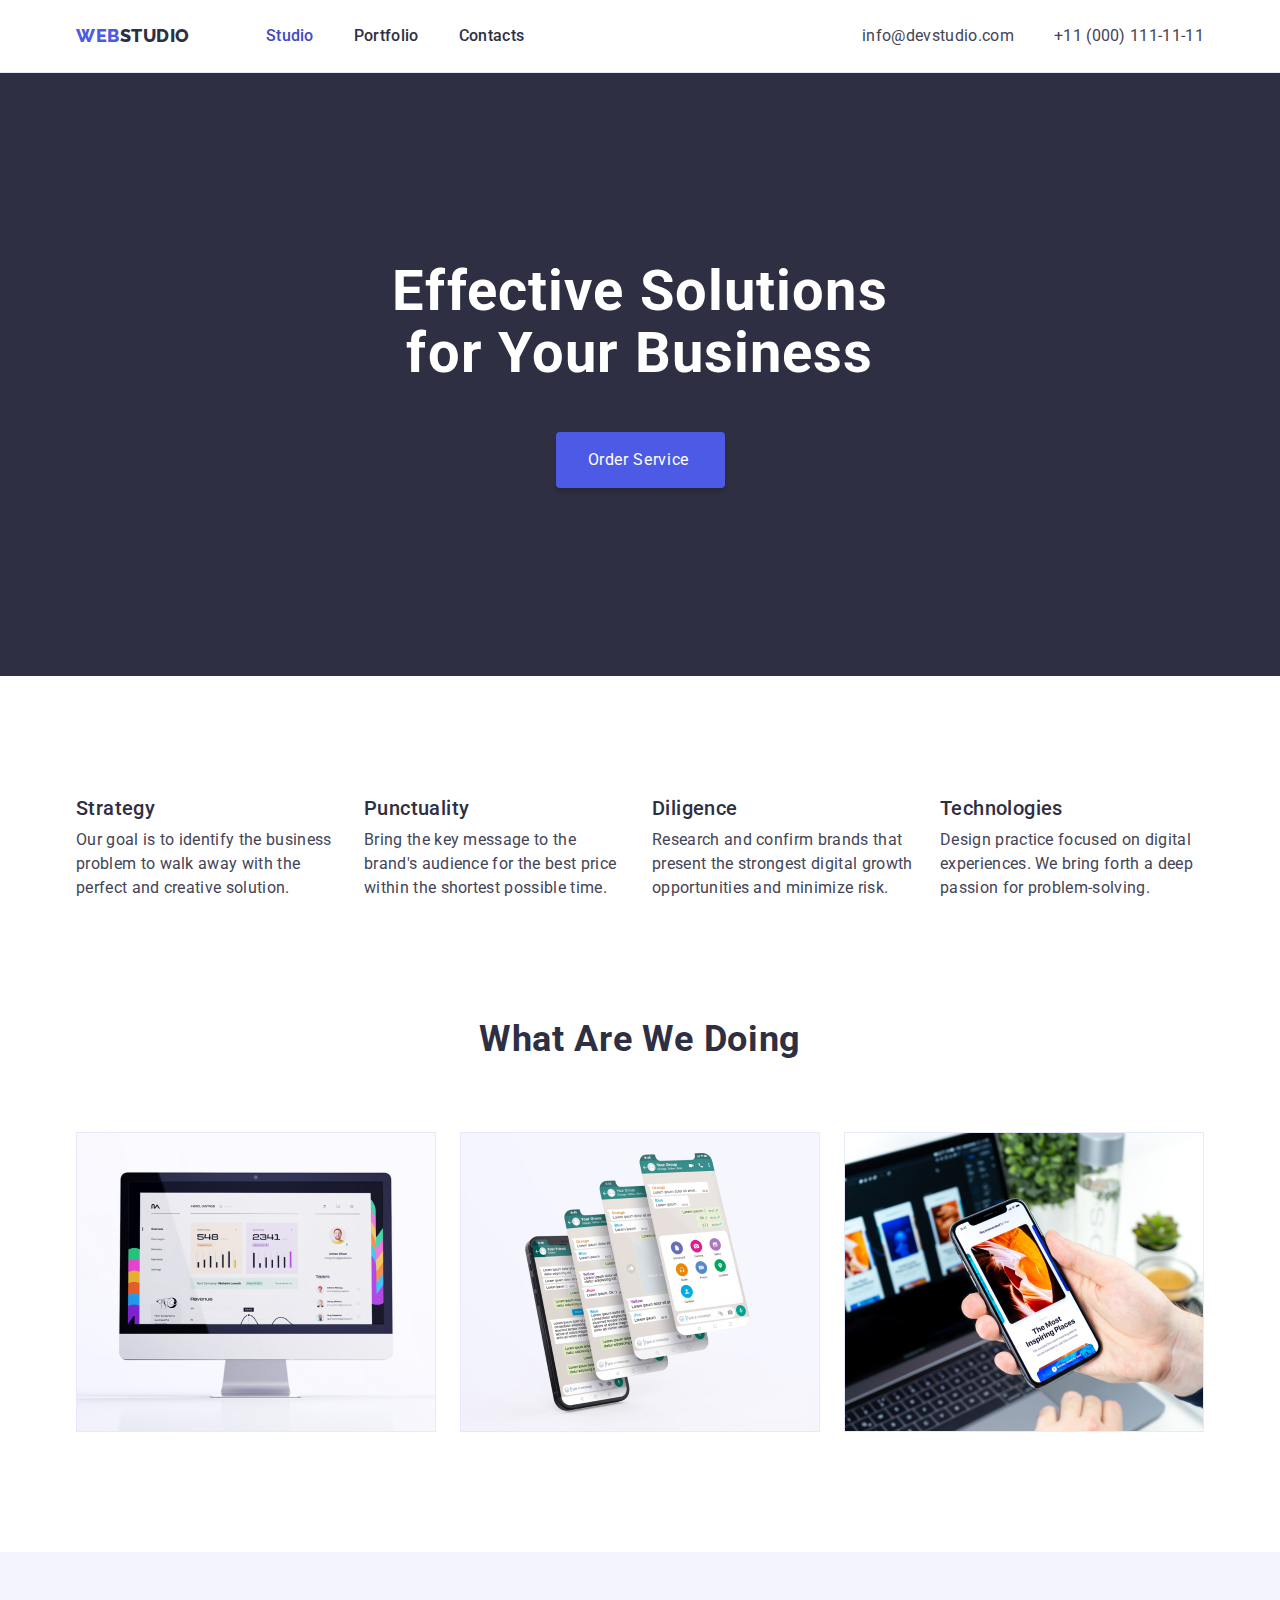
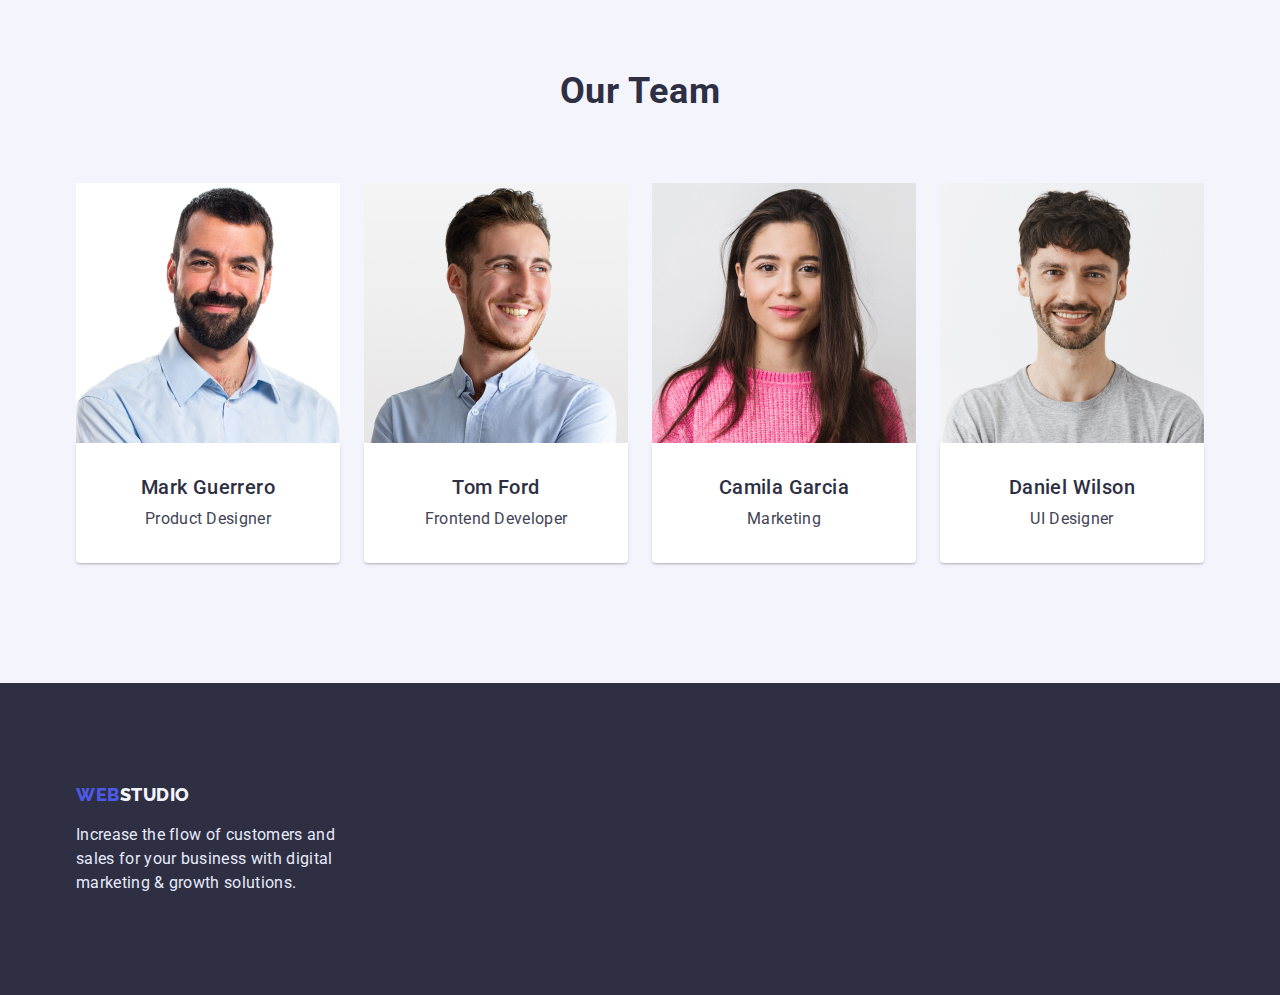
<file: index.html>
<!DOCTYPE html>
<html lang="en">
  <head>
    <meta charset="UTF-8">
    <meta http-equiv="X-UA-Compatible" content="IE=edge">
    <meta name="viewport" content="width=device-width, initial-scale=1.0">
    <link
      href="https://fonts.googleapis.com/css2?family=Raleway:wght@800&family=Roboto:wght@400;500;700;900&display=swap"
      rel="stylesheet"
    >
    <link rel="preconnect" href="https://fonts.gstatic.com">
    <link
    rel="stylesheet"
    href="https://cdnjs.cloudflare.com/ajax/libs/modern-normalize/1.1.0/modern-normalize.min.css"
    >
    <link rel="stylesheet" href="./css/style.css">
    <title>WebStudio</title>
  </head>
  <body>
    <!--Header section-->
    <header class="header">
      <div class="page-header container">
        <nav class="nav">
          <a class="logo-link" href="./index.html"
            ><span class="logo">Web</span>Studio</a
          >
          <ul class="nav-list">
            <li class="nav-item">
              <a class="nav-link current" href="./index.html">Studio</a>
            </li>
            <li class="nav-item">
              <a class="nav-link" href="./portfolio.html">Portfolio</a>
            </li>
            <li class="nav-item">
              <a class="nav-link" href="">Contacts</a>
            </li>
          </ul>
        </nav>
          <address class="contacts">
            <ul class="contacts-list">
              <li class="contacts-item">
                <a class="contact-link" href="mailto:info@devstudio.com"
                  >info@devstudio.com</a
                >
              </li>
              <li>
                <a class="contact-link" href="tel:+110001111111"
                  >+11 (000) 111-11-11</a
                >
              </li>
            </ul>
          </address>
      </div>
    </header>
    <main>
      <!--Hero section-->
      <section class="hero-section">
        <div class="container">
          <h1 class="hero-title">Effective Solutions for Your Business</h1>
          <button class="hero-btn" type="button">Order Service</button>
        </div>
      </section>
      <!--Strategy section-->
      <section class="strategy-section section">
        <div class="container">
          <h2 class="strategy-title" hidden>About</h2>
          <ul class="strategy-list">
            <li class="strategy-item">
              <h3 class="section-sub-title">Strategy</h3>
              <p class="section-text">
                Our goal is to identify the business problem to walk away with the
                perfect and creative solution.
              </p>
            </li>
            <li class="strategy-item">
              <h3 class="section-sub-title">Punctuality</h3>
              <p class="section-text">
                Bring the key message to the brand's audience for the best price
                within the shortest possible time.
              </p>
            </li>
            <li class="strategy-item">
              <h3 class="section-sub-title">Diligence</h3>
              <p class="section-text">
                Research and confirm brands that present the strongest digital
                growth opportunities and minimize risk.
              </p>
            </li>
            <li class="strategy-item">
              <h3 class="section-sub-title">Technologies</h3>
              <p class="section-text">
                Design practice focused on digital experiences. We bring forth a
                deep passion for problem-solving.
              </p>
            </li>
          </ul>
        </div>
      </section>
      <!--What are we doing section-->
      <section class="concept-section section">
        <div class="container">
          <h2 class="section-title">What are we doing</h2>
          <ul class="concept-list">
            <li class="concept-item">
              <img
                class="concept-img"
                src="./images/img-1.jpg"
                alt="Desktop PC"
                width="360"
                height="300"
              >
            </li>
            <li class="concept-item">
              <img
                class="concept-img"
                src="./images/img-2.jpg"
                alt="Smartphone interface"
                width="360"
                height="300"
              >
            </li>
            <li class="concept-item">
              <img
                class="concept-img"
                src="./images/img-3.jpg"
                alt="Smartphone in hand"
                width="360"
                height="300"
              >
            </li>
          </ul>
        </div>
      </section>
      <!--Team section-->
      <section class="team-section section">
        <div class="container">
          <h2 class="section-title">Our Team</h2>
          <ul class="team-list">
            <li class="team-item">
              <img
                class="team-img"
                src="./images/teamcard-1.jpg"
                alt="Product Designer image"
                width="264"
                height="260"
              >
              <div class="text-container">
                <h3 class="section-sub-title">Mark Guerrero</h3>
                <p class="section-text">Product Designer</p>
              </div>
            </li>
            <li class="team-item">
              <img
                class="team-img"
                src="./images/teamcard-2.jpg"
                alt="image"
                width="264"
                height="260"
              >
              <div class="text-container">
                <h3 class="section-sub-title">Tom Ford</h3>
                <p class="section-text">Frontend Developer</p>
              </div>
            </li>
            <li class="team-item">
              <img
                class="team-img"
                src="./images/teamcard-3.jpg"
                alt="Frontend Developer image"
                width="264"
                height="260"
              >
              <div class="text-container">
                <h3 class="section-sub-title">Camila Garcia</h3>
                <p class="section-text">Marketing</p>
              </div>
            </li>
            <li class="team-item">
              <img
                class="team-img"
                src="./images/teamcard-4.jpg"
                alt="UI Designer image"
                width="264"
                height="260"
              >
              <div class="text-container">
                <h3 class="section-sub-title">Daniel Wilson</h3>
                <p class="section-text">UI Designer</p>
              </div>
            </li>
          </ul>
        </div>
      </section>
    </main>
    <!--Footer section-->
    <footer class="footer-section">
      <div class="container">
        <a class="logo-link" href="./index.html"
          ><span class="logo">Web</span><span class="logo-ligth">Studio</span></a
        >
        <p class="footer-content">
          Increase the flow of customers and sales for your business with digital
          marketing & growth solutions.
        </p>
      </div>
    </footer>
  </body>
</html>
</file>
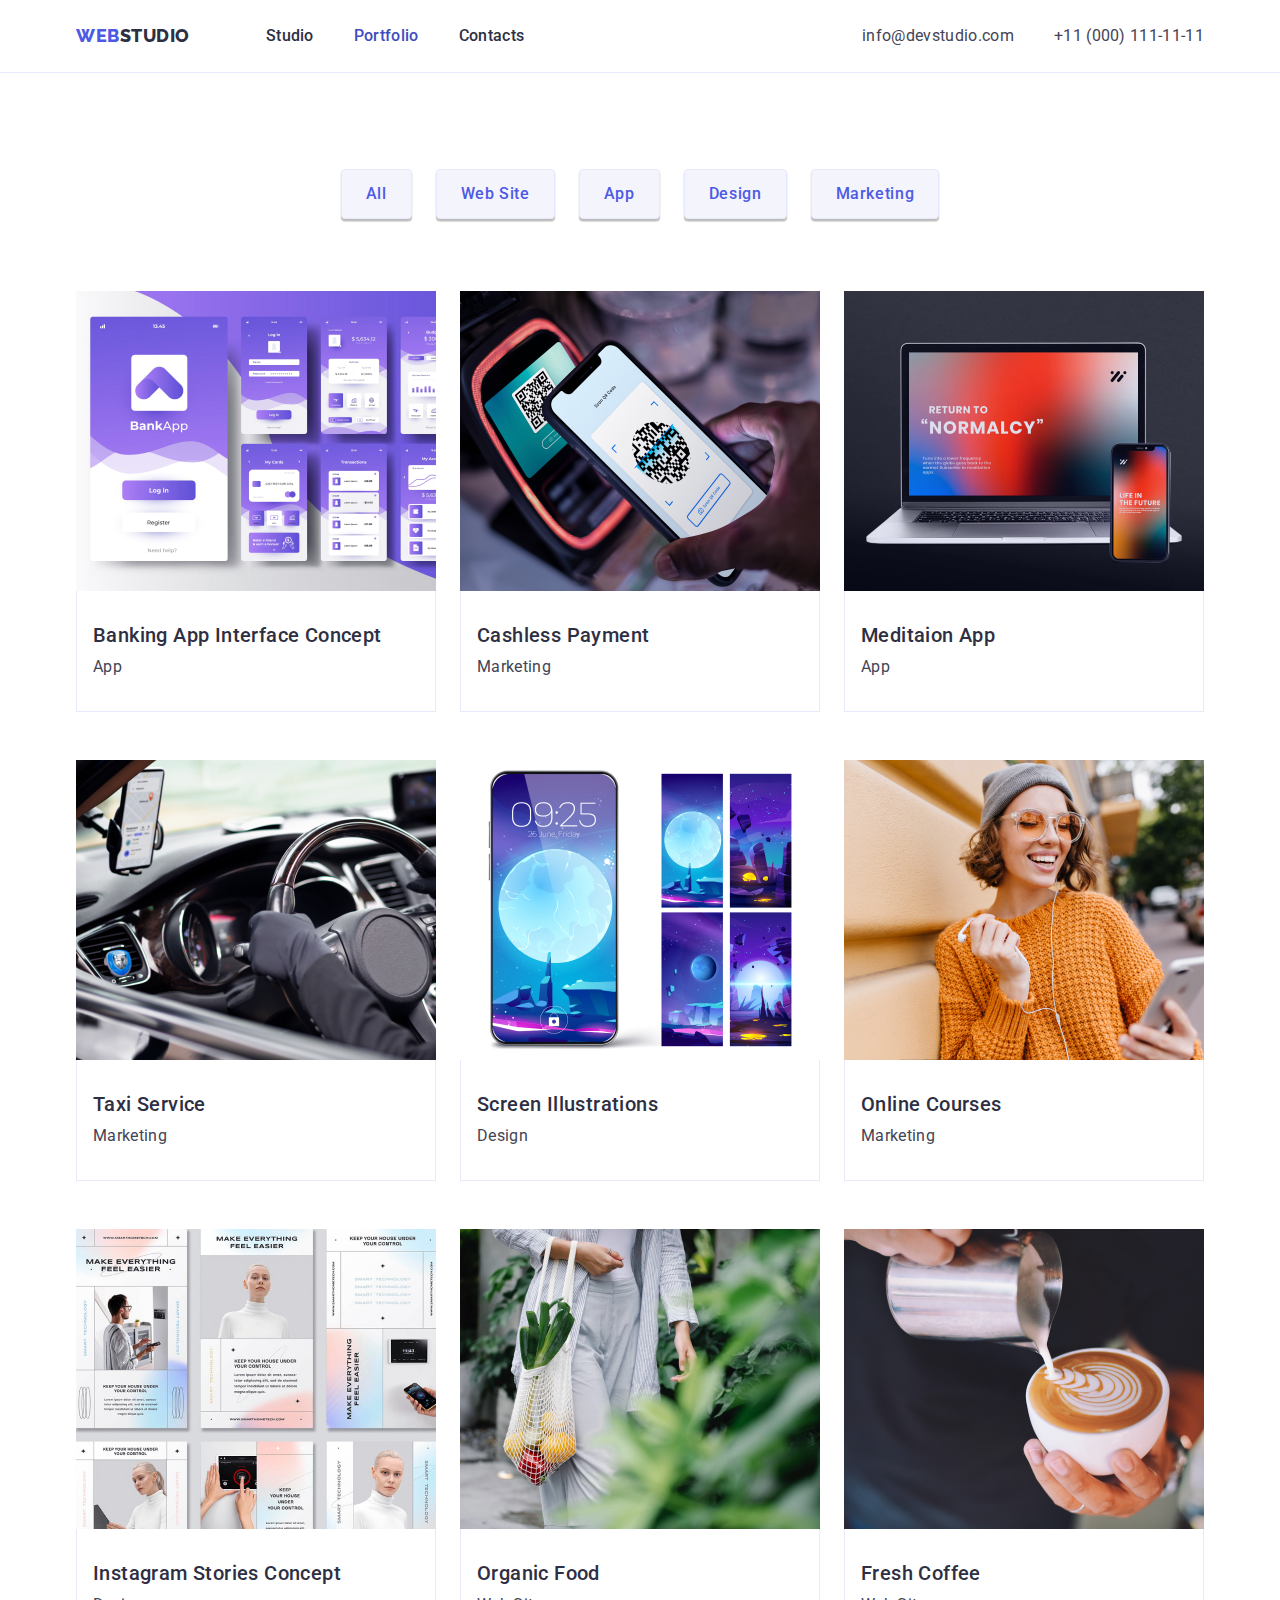
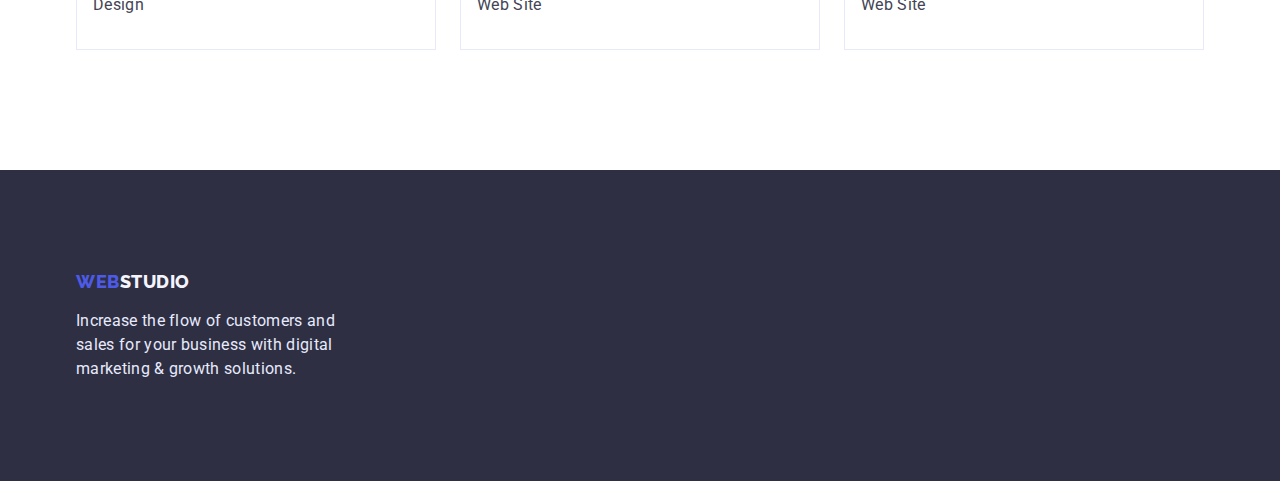
<file: portfolio.html>
<!DOCTYPE html>
<html lang="en">
  <head>
    <meta charset="UTF-8">
    <meta http-equiv="X-UA-Compatible" content="IE=edge">
    <meta name="viewport" content="width=device-width, initial-scale=1.0">
    <link
      href="https://fonts.googleapis.com/css2?family=Raleway:wght@800&family=Roboto:wght@400;500;700;900&display=swap"
      rel="stylesheet"
    >
    <link rel="preconnect" href="https://fonts.gstatic.com">
    <link
    rel="stylesheet"
    href="https://cdnjs.cloudflare.com/ajax/libs/modern-normalize/1.1.0/modern-normalize.min.css"
    >
    <link rel="stylesheet" href="./css/style.css">
    <title>WebStudio</title>
  </head>
  <body>
    <!--Header section-->
    <header class="header">
      <div class="page-header container">
        <nav class="nav">
          <a class="logo-link" href="./index.html"
            ><span class="logo">Web</span>Studio</a
          >
          <ul class="nav-list">
            <li class="nav-item">
              <a class="nav-link" href="./index.html">Studio</a>
            </li>
            <li class="nav-item">
              <a class="nav-link current" href="./portfolio.html">Portfolio</a>
            </li>
            <li class="nav-item">
              <a class="nav-link" href="">Contacts</a>
            </li>
          </ul>
        </nav>
          <address class="contacts">
            <ul class="contacts-list">
              <li class="contacts-item">
                <a class="contact-link" href="mailto:info@devstudio.com"
                  >info@devstudio.com</a
                >
              </li>
              <li>
                <a class="contact-link" href="tel:+110001111111"
                  >+11 (000) 111-11-11</a
                >
              </li>
            </ul>
          </address>
      </div>
    </header>
    <main>
      <!--Filter section-->
      <section class="gallery-section section">
        <div class="container">
          <h1 hidden>Hidden header</h1>
          <ul class="filter-list">
            <li class="filter-item">
              <button class="filter-btn" type="button">All</button>
            </li>
            <li class="filter-item">
              <button class="filter-btn" type="button">Web Site</button>
            </li>
            <li class="filter-item">
              <button class="filter-btn" type="button">App</button>
            </li>
            <li class="filter-item">
              <button class="filter-btn" type="button">Design</button>
            </li>
            <li class="filter-item">
              <button class="filter-btn" type="button">Marketing</button>
            </li>
          </ul>
                 <!--IMG section-->
          <ul class="gallery-items">
            <li class="gallery-item">
              <img
                class="gallery-img"
                src="./images/pf-1.jpg"
                alt="App Interface"
                width="360"
                height="300"
              >
              <div class="portfolio-text-container">
                <h3 class="section-sub-title">Banking App Interface Concept</h3>
                <p class="section-text">App</p>
              </div>
            </li>
            <li class="gallery-item">
              <img
                class="gallery-img"
                src="./images/pf-2.jpg"
                alt="Scanning qr code"
                width="360"
                height="300"
              >
              <div class="portfolio-text-container">
                <h3 class="section-sub-title">Cashless Payment</h3>
                <p class="section-text">Marketing</p>
              </div>
            </li>
            <li class="gallery-item">
              <img
                class="gallery-img"
                src="./images/pf-3.jpg"
                alt="laptop with phone"
                width="360"
                height="300"
              >
              <div class="portfolio-text-container">
                <h3 class="section-sub-title">Meditaion App</h3>
                <p class="section-text">App</p>
              </div>
            </li>
            <li class="gallery-item">
              <img
                class="gallery-img"
                src="./images/pf-4.jpg"
                alt="Vehicle interior"
                width="360"
                height="300"
              >
              <div class="portfolio-text-container">
                <h3 class="section-sub-title">Taxi Service</h3>
                <p class="section-text">Marketing</p>
              </div>
            </li>
            <li class="gallery-item">
              <img
                class="gallery-img"
                src="./images/pf-5.jpg"
                alt="Smartphone screen illustrations"
                width="360"
                height="300"
              >
              <div class="portfolio-text-container">
                <h3 class="section-sub-title">Screen Illustrations</h3>
                <p class="section-text">Design</p>
              </div>
            </li>
            <li class="gallery-item">
              <img
                class="gallery-img"
                src="./images/pf-6.jpg"
                alt="Smiling woman"
                width="360"
                height="300"
              >
              <div class="portfolio-text-container">
                <h3 class="section-sub-title">Online Courses</h3>
                <p class="section-text">Marketing</p>
              </div>
            </li>
            <li class="gallery-item">
              <img
                class="gallery-img"
                src="./images/pf-7.jpg"
                alt="Types of design"
                width="360"
                height="300"
              >
              <div class="portfolio-text-container">
                <h3 class="section-sub-title">Instagram Stories Concept</h3>
                <p class="section-text">Design</p>
              </div>
            </li>
            <li class="gallery-item">
              <img
                class="gallery-img"
                src="./images/pf-8.jpg"
                alt="Woman with fruits"
                width="360"
                height="300"
              >
              <div class="portfolio-text-container">
                <h3 class="section-sub-title">Organic Food</h3>
                <p class="section-text">Web Site</p>
              </div>
            </li>
            <li class="gallery-item">
              <img
                class="gallery-img"
                src="./images/pf-9.jpg"
                alt="A cup of coffee"
                width="360"
                height="300"
              >
              <div class="portfolio-text-container">
                <h3 class="section-sub-title">Fresh Coffee</h3>
                <p class="section-text">Web Site</p>
              </div>
            </li>
          </ul>
        </div>
      </section>
    </main>
    <!--Footer section-->
    <footer class="footer-section">
      <div class="container">
        <a class="logo-link" href="./index.html"
          ><span class="logo">Web</span><span class="logo-ligth">Studio</span></a
        >
        <p class="footer-content">
          Increase the flow of customers and sales for your business with digital
          marketing & growth solutions.
        </p>
      </div>
    </footer>
  </body>
</html>
</file>
<file: css/style.css>
:root {
  /*
    |============================
    | Colors
    |============================
  */
  --iris: #4d5ae5;
  --ocean: #404bbf;
  --navy-blue: #2e2f42;
  --green: #31d0aa;
  --slate: #434455;
  --light-slate: #8e8f99;
  --cornflower: #e7e9fc;
  --cloud: #f4f4fd;
  --navy-blue-modal: #2e2f42;
  --gray: #2e2f42;
  --white: #ffffff;
  /*
    |============================
    | Background Colors
    |============================
  */
  --bg-iris: #4d5ae5;
  --bg-ocean: #404bbf;
  --bg-navy-blue: #2e2f42;
  --bg-cloud: #f4f4fd;
  --bg-white: #ffffff;
}

/*
    |============================
    | Reset style
    |============================
  */

h1,
h2,
h3,
h4,
h5,
h6,
p {
  margin: 0;
}

ul {
  margin: 0;
  padding: 0;
  list-style: none;
}

body {
  font-family: "Roboto", sans-serif;
  font-size: 16px;
  background: var(--bg-white);
  color: var(--navy-blue);
}

.container {
  max-width: 1158px;
  padding-left: 15px;
  padding-right: 15px;
  margin: 0 auto;
}

.section {
  padding-top: 120px;
  padding-bottom: 120px;
}

.header {
  border-bottom: 1px solid var(--cornflower);
  padding-top: 24px;
  padding-bottom: 24px;
}

.page-header {
  display: flex;
  align-items: center;
  justify-content: space-between;
}

img {
  display: block;
  display: block;
  max-width: 100%;
  height: auto;
}

.section-title {
  margin-bottom: 72px;
  font-size: 36px;
  line-height: 1.1;
  text-align: center;
  letter-spacing: 0.02em;
  text-transform: capitalize;
  color: var(--navy-blue);
}

.section-sub-title {
  margin-bottom: 8px;
  font-weight: 500;
  font-size: 20px;
  line-height: 1.2;
  letter-spacing: 0.02em;
  color: var(--navy-blue);
}

.section-text {
  line-height: 1.5;
  letter-spacing: 0.02em;
  color: var(--slate);
}

.logo-link {
  display: flex;
  margin-right: 76px;
  font-family: "Raleway";
  font-style: normal;
  font-weight: 800;
  font-size: 18px;
  line-height: 1.3;
  letter-spacing: 0.03em;
  text-decoration: none;
  text-transform: uppercase;
  color: var(--navy-blue);
}

.logo {
  color: var(--iris);
}

.logo-ligth {
  color: var(--cloud);
}

.nav-item {
  list-style: none;
}

.nav {
  display: flex;
  align-items: center;
}

.nav-list {
  display: flex;
  align-items: center;
}

.nav-item:not(:last-child) {
  margin-right: 40px;
}

.nav-link {
  font-weight: 500;
  line-height: 1.5;
  letter-spacing: 0.02em;
  color: var(--navy-blue);
  text-decoration: none;
}

.nav-link.current {
  color: var(--ocean);
}
.nav-link:hover,
.nav-link:focus {
  color: var(--ocean);
}

.contacts-list {
  display: flex;
  padding-top: 24;
  padding-bottom: 24;
  list-style: none;
}

.contact-link {
  font-style: normal;
  line-height: 1.5;
  letter-spacing: 0.02em;
  color: var(--slate);
  text-decoration: none;
}

.contact-link:hover,
.contact-link:focus {
  color: var(--ocean);
}

.contacts .contacts-item:not(:last-child) {
  margin-right: 40px;
}
.hero-section {
  padding: 188px 0;
  background-color: var(--bg-navy-blue);
}

.hero-title {
  width: 496px;
  margin-top: 0;
  margin-left: auto;
  margin-right: auto;
  margin-bottom: 48px;
  font-size: 56px;
  line-height: 1.1;
  text-align: center;
  letter-spacing: 0.02em;
  color: var(--white);
}

.hero-btn {
  display: flex;
  min-width: 169px;
  font-size: 16px;
  line-height: 1.5;
  padding: 16px 32px;
  margin-left: auto;
  margin-right: auto;
  text-align: center;
  letter-spacing: 0.04em;
  color: var(--white);
  background: var(--bg-iris);
  box-shadow: 0px 4px 4px rgba(0, 0, 0, 0.15);
  border-radius: 4px;
  border: transparent;
  cursor: pointer;
}
.hero-btn:hover,
.hero-btn:focus {
  color: var(--white);
  background: var(--bg-ocean);
}

.strategy-section {
  padding-bottom: 0;
}

.strategy-title {
  font-size: 36px;
  line-height: 1.1;
  text-align: center;
  letter-spacing: 0.02em;
  text-transform: capitalize;
  color: var(--bg-navy-blue);
  margin-bottom: 72px;
}

.strategy-list {
  display: flex;
  align-items: center;
  gap: 24px;
}

.strategy-item {
  width: 264px;
}

.concept-list {
  display: flex;
  flex-wrap: wrap;
  align-items: center;
  column-gap: 24px;
}

.team-section {
  background-color: var(--bg-cloud);
}

.team-content {
  line-height: 1.5;
  letter-spacing: 0.02em;
  color: var(--slate);
}

.team-list {
  display: flex;
  align-items: center;
  flex-wrap: wrap;
  column-gap: 24px;
}

.team-item {
  background-color: var(--bg-white);
}

.text-container {
  padding: 32px 16px;
  text-align: center;
  background-color: var(--bg-white);
  box-shadow: 0px 1px 6px rgba(46, 47, 66, 0.08),
    0px 1px 1px rgba(46, 47, 66, 0.16), 0px 2px 1px rgba(46, 47, 66, 0.08);
  border-radius: 0px 0px 4px 4px;
  border-top: 0;
}

.footer-section {
  padding-top: 100px;
  padding-bottom: 100px;
  background-color: var(--bg-navy-blue);
}

.filter-list {
  display: flex;
  justify-content: center;
  gap: 24px;
}

.filter-btn {
  padding: 12px 24px;
  font-family: inherit;
  font-weight: 500;
  font-size: 16px;
  line-height: 1.5;
  letter-spacing: 0.04em;
  cursor: pointer;
  color: var(--iris);
  background: var(--bg-cloud);
  box-shadow: 0px 3px 1px rgba(0, 0, 0, 0.1), 0px 2px 1px rgba(0, 0, 0, 0.08),
    0px 2px 2px rgba(0, 0, 0, 0.12);
  border: 1px solid var(--cornflower);
  border-radius: 4px;
}

.filter-btn:hover,
.filter-btn:focus {
  background: var(--bg-ocean);
  color: var(--white);
}

.gallery-section {
  padding-top: 96px;
}

.gallery-items {
  display: flex;
  flex-wrap: wrap;
  margin-top: 72px;
}

.gallery-item:not(:nth-last-child(-n + 3)) {
  margin-bottom: 48px;
}

.gallery-item:not(:nth-child(3n)) {
  margin-right: 24px;
}

.portfolio-text-container {
  padding: 32px 16px;
  border: solid 1px var(--cornflower);
  border-top: 0;
  background-color: #ffffff;
}

.footer-content {
  width: 264px;
  margin-top: 16px;
  line-height: 1.5;
  letter-spacing: 0.02em;
  color: var(--cornflower);
}
</file>
